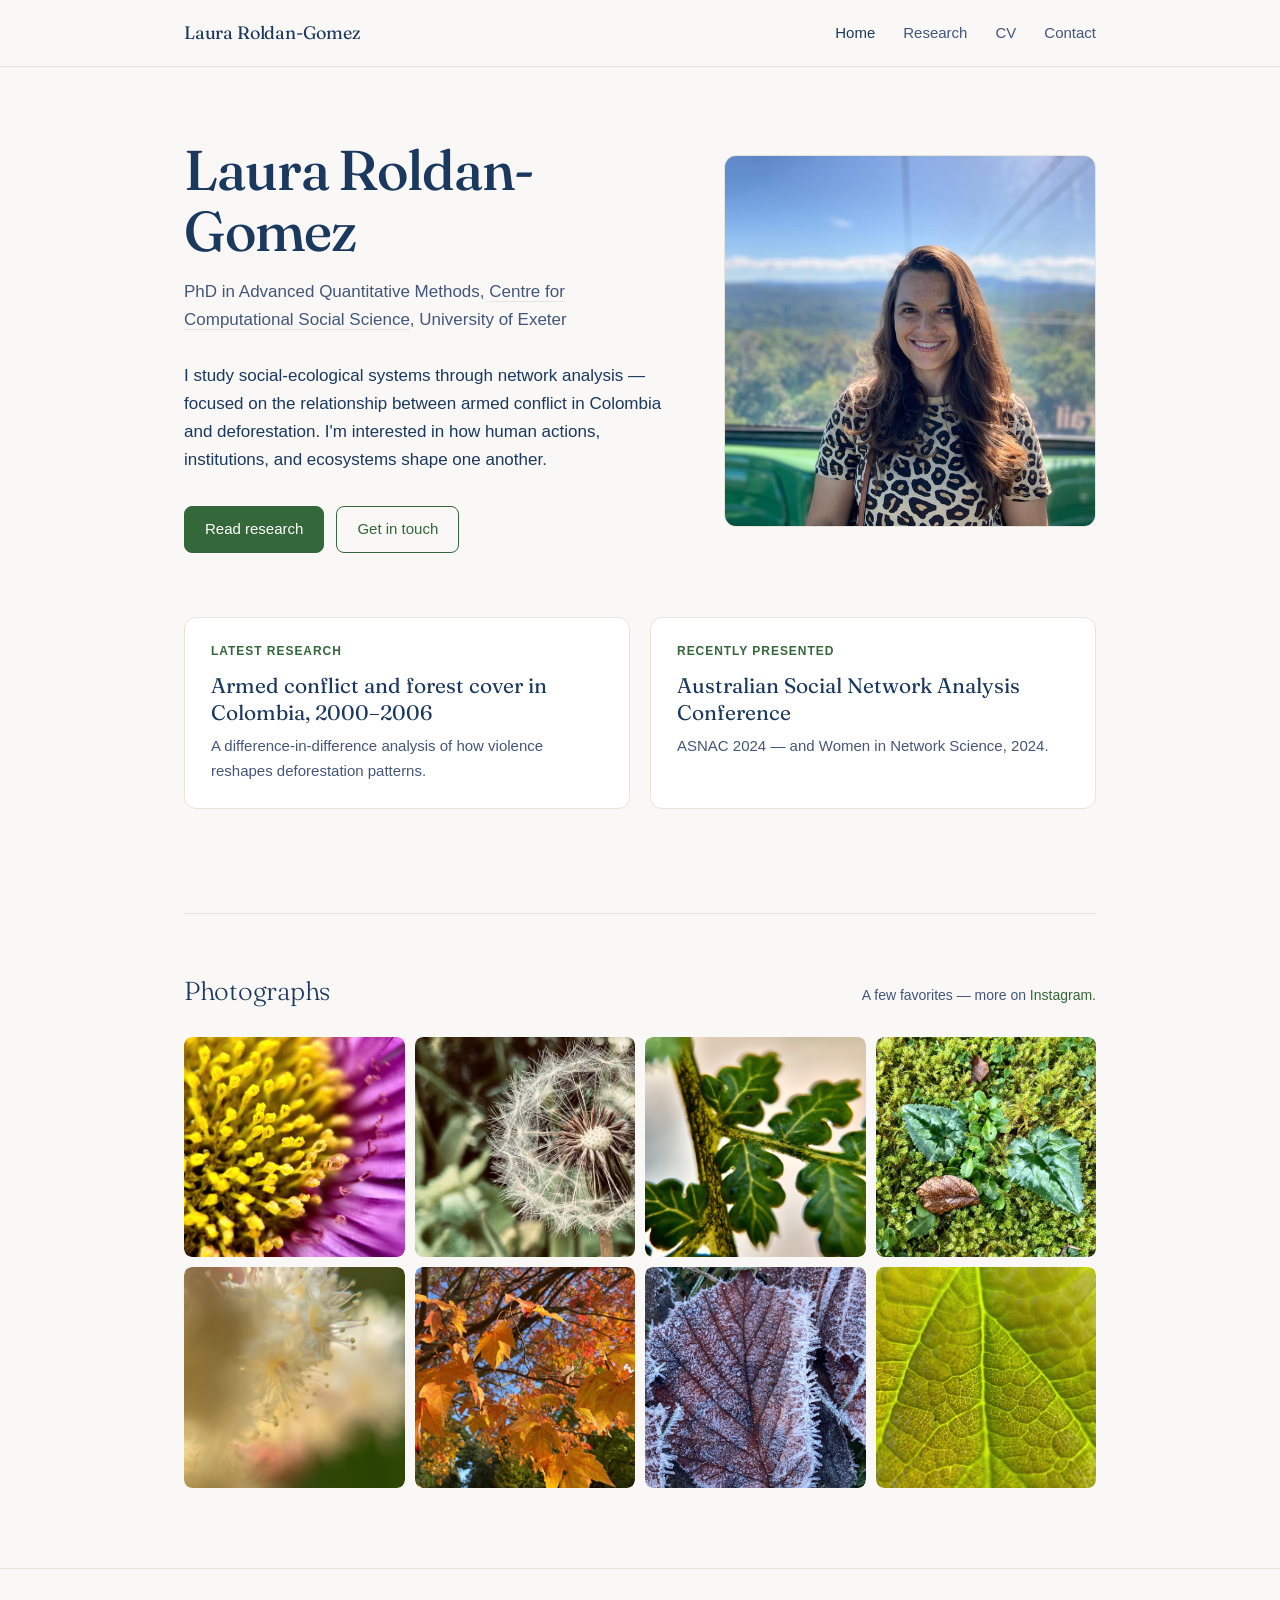
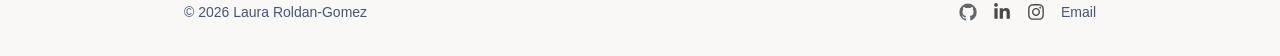
<file: index.html>
<!doctype html>
<html lang="en">
<head>
<meta charset="utf-8">
<meta name="viewport" content="width=device-width, initial-scale=1">
<title>Laura Roldan-Gomez</title>
<meta name="description" content="Laura Roldan-Gomez — PhD in Advanced Quantitative Methods (University of Exeter), studying social-ecological networks, armed conflict, and deforestation.">
<link rel="preconnect" href="https://api.fontshare.com">
<link href="https://api.fontshare.com/v2/css?f[]=general-sans@300,400,500,600&display=swap" rel="stylesheet">
<link rel="preconnect" href="https://fonts.googleapis.com">
<link rel="preconnect" href="https://fonts.gstatic.com" crossorigin>
<link href="https://fonts.googleapis.com/css2?family=Fraunces:opsz,wght@9..144,300;9..144,400;9..144,500;9..144,600&display=swap" rel="stylesheet">
<link rel="stylesheet" href="styles.css">
</head>
<body>

<nav class="nav">
  <div class="nav-inner">
    <a class="nav-brand" href="index.html">Laura Roldan-Gomez</a>
    <ul class="nav-links">
      <li><a href="index.html" class="active">Home</a></li>
      <li><a href="research.html">Research</a></li>
      <li><a href="cv.html">CV</a></li>
      <li><a href="contact.html">Contact</a></li>
    </ul>
  </div>
</nav>

<main class="container">

  <section class="hero">
    <div class="hero-grid">
      <div>
        <h1>Laura Roldan-Gomez</h1>
        <p class="role">PhD in Advanced Quantitative Methods, <a href="https://www.exeter.ac.uk/research/centres/computational-social-science/">Centre for Computational Social Science</a>, University of Exeter</p>
        <p class="lead">I study social-ecological systems through network analysis — focused on the relationship between armed conflict in Colombia and deforestation. I'm interested in how human actions, institutions, and ecosystems shape one another.</p>
        <div class="cta-row">
          <a class="btn btn-primary" href="research.html">Read research</a>
          <a class="btn btn-secondary" href="contact.html">Get in touch</a>
        </div>
      </div>
      <div>
        <img class="hero-photo" src="images/portrait.jpg" alt="Portrait of Laura Roldan-Gomez">
      </div>
    </div>
  </section>

  <section class="cards">
    <div class="card">
      <div class="eyebrow">Latest research</div>
      <h3>Armed conflict and forest cover in Colombia, 2000–2006</h3>
      <p>A difference-in-difference analysis of how violence reshapes deforestation patterns.</p>
    </div>
    <div class="card">
      <div class="eyebrow">Recently presented</div>
      <h3>Australian Social Network Analysis Conference</h3>
      <p>ASNAC 2024 — and Women in Network Science, 2024.</p>
    </div>
  </section>

  <section class="photos">
    <div class="photos-header">
      <h2>Photographs</h2>
      <p class="photos-note">A few favorites — more on <a href="https://www.instagram.com/laroldangomez/?hl=en">Instagram</a>.</p>
    </div>
    <div class="photo-grid">
      <a href="images/photos/equinacea_macro.jpg" target="_blank" rel="noopener"><img src="images/photos/equinacea_macro.jpg" alt="Echinacea macro" loading="lazy"></a>
      <a href="images/photos/diente_de_leon_2.jpg" target="_blank" rel="noopener"><img src="images/photos/diente_de_leon_2.jpg" alt="Dandelion seedhead" loading="lazy"></a>
      <a href="images/photos/helecho_macro.jpg" target="_blank" rel="noopener"><img src="images/photos/helecho_macro.jpg" alt="Fern detail" loading="lazy"></a>
      <a href="images/photos/musgo_mata.jpg" target="_blank" rel="noopener"><img src="images/photos/musgo_mata.jpg" alt="Moss" loading="lazy"></a>
      <a href="images/photos/flor_blanca_macro.jpg" target="_blank" rel="noopener"><img src="images/photos/flor_blanca_macro.jpg" alt="White flower macro" loading="lazy"></a>
      <a href="images/photos/otono.jpg" target="_blank" rel="noopener"><img src="images/photos/otono.jpg" alt="Autumn" loading="lazy"></a>
      <a href="images/photos/frozen_leave.jpg" target="_blank" rel="noopener"><img src="images/photos/frozen_leave.jpg" alt="Frozen leaf" loading="lazy"></a>
      <a href="images/photos/hoja_celulas_macro.jpg" target="_blank" rel="noopener"><img src="images/photos/hoja_celulas_macro.jpg" alt="Leaf cell structure" loading="lazy"></a>
    </div>
  </section>

</main>

<footer class="footer">
  <div class="container footer-inner">
    <div>&copy; 2026 Laura Roldan-Gomez</div>
    <div class="socials">
      <a href="https://github.com/LauraRoldanGomez" aria-label="GitHub"><img src="images/github.png" alt=""></a>
      <a href="https://www.linkedin.com/feed/" aria-label="LinkedIn"><img src="images/linkedin.svg" alt=""></a>
      <a href="https://www.instagram.com/laroldangomez/?hl=en" aria-label="Instagram"><img src="images/instagram.svg" alt=""></a>
      <a href="mailto:l.roldan-gomez2@exeter.ac.uk">Email</a>
    </div>
  </div>
</footer>

</body>
</html>
</file>
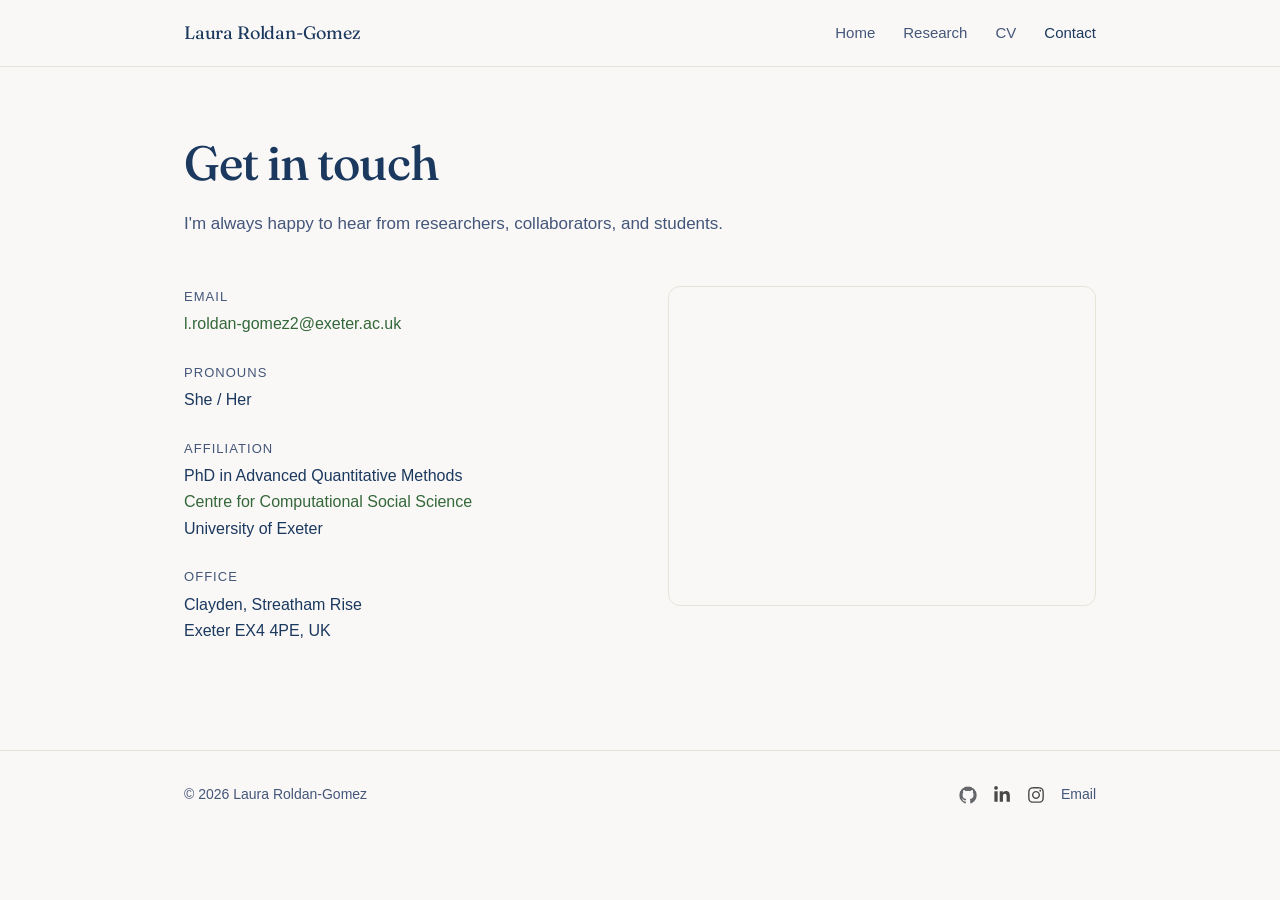
<file: contact.html>
<!doctype html>
<html lang="en">
<head>
<meta charset="utf-8">
<meta name="viewport" content="width=device-width, initial-scale=1">
<title>Contact — Laura Roldan-Gomez</title>
<meta name="description" content="Get in touch with Laura Roldan-Gomez at the University of Exeter.">
<link rel="preconnect" href="https://api.fontshare.com">
<link href="https://api.fontshare.com/v2/css?f[]=general-sans@300,400,500,600&display=swap" rel="stylesheet">
<link rel="preconnect" href="https://fonts.googleapis.com">
<link rel="preconnect" href="https://fonts.gstatic.com" crossorigin>
<link href="https://fonts.googleapis.com/css2?family=Fraunces:opsz,wght@9..144,300;9..144,400;9..144,500;9..144,600&display=swap" rel="stylesheet">
<link rel="stylesheet" href="styles.css">
</head>
<body>

<nav class="nav">
  <div class="nav-inner">
    <a class="nav-brand" href="index.html">Laura Roldan-Gomez</a>
    <ul class="nav-links">
      <li><a href="index.html">Home</a></li>
      <li><a href="research.html">Research</a></li>
      <li><a href="cv.html">CV</a></li>
      <li><a href="contact.html" class="active">Contact</a></li>
    </ul>
  </div>
</nav>

<main class="container">

  <section class="page">
    <h1 class="page-title">Get in touch</h1>
    <p class="page-subtitle">I'm always happy to hear from researchers, collaborators, and students.</p>

    <div class="contact-grid">
      <div class="contact-info">
        <p class="label">Email</p>
        <p><a href="mailto:l.roldan-gomez2@exeter.ac.uk">l.roldan-gomez2@exeter.ac.uk</a></p>

        <p class="label">Pronouns</p>
        <p>She / Her</p>

        <p class="label">Affiliation</p>
        <p>PhD in Advanced Quantitative Methods<br>
        <a href="https://www.exeter.ac.uk/research/centres/computational-social-science/">Centre for Computational Social Science</a><br>
        University of Exeter</p>

        <p class="label">Office</p>
        <p>Clayden, Streatham Rise<br>
        Exeter EX4 4PE, UK</p>
      </div>

      <div>
        <iframe
          src="https://maps.google.com/maps?q=Clayden+Building+Streatham+Rise+Exeter+EX4+4PE&output=embed"
          width="100%" height="320"
          style="border: 1px solid var(--border); border-radius: 12px;"
          allowfullscreen="" loading="lazy"
          title="Map showing the Clayden Building at the University of Exeter">
        </iframe>
      </div>
    </div>
  </section>

</main>

<footer class="footer">
  <div class="container footer-inner">
    <div>&copy; 2026 Laura Roldan-Gomez</div>
    <div class="socials">
      <a href="https://github.com/LauraRoldanGomez" aria-label="GitHub"><img src="images/github.png" alt=""></a>
      <a href="https://www.linkedin.com/feed/" aria-label="LinkedIn"><img src="images/linkedin.svg" alt=""></a>
      <a href="https://www.instagram.com/laroldangomez/?hl=en" aria-label="Instagram"><img src="images/instagram.svg" alt=""></a>
      <a href="mailto:l.roldan-gomez2@exeter.ac.uk">Email</a>
    </div>
  </div>
</footer>

</body>
</html>
</file>
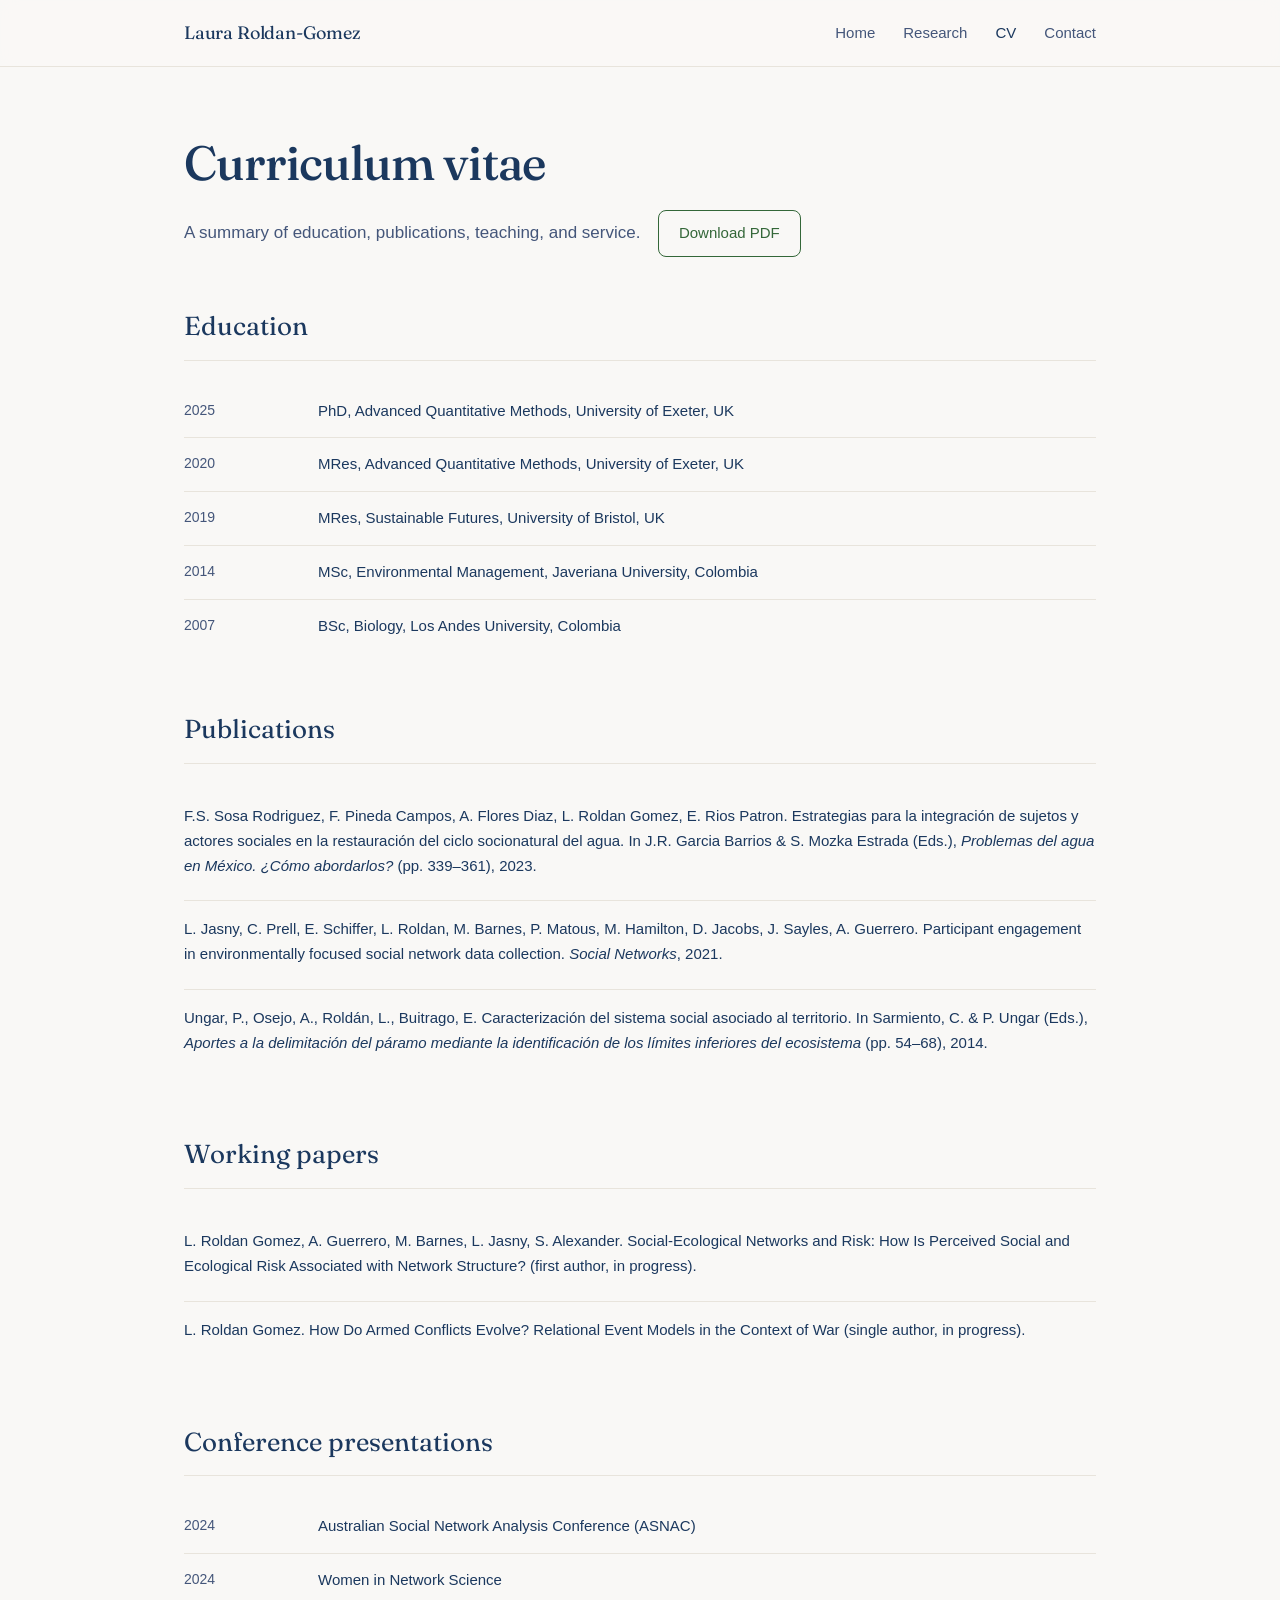
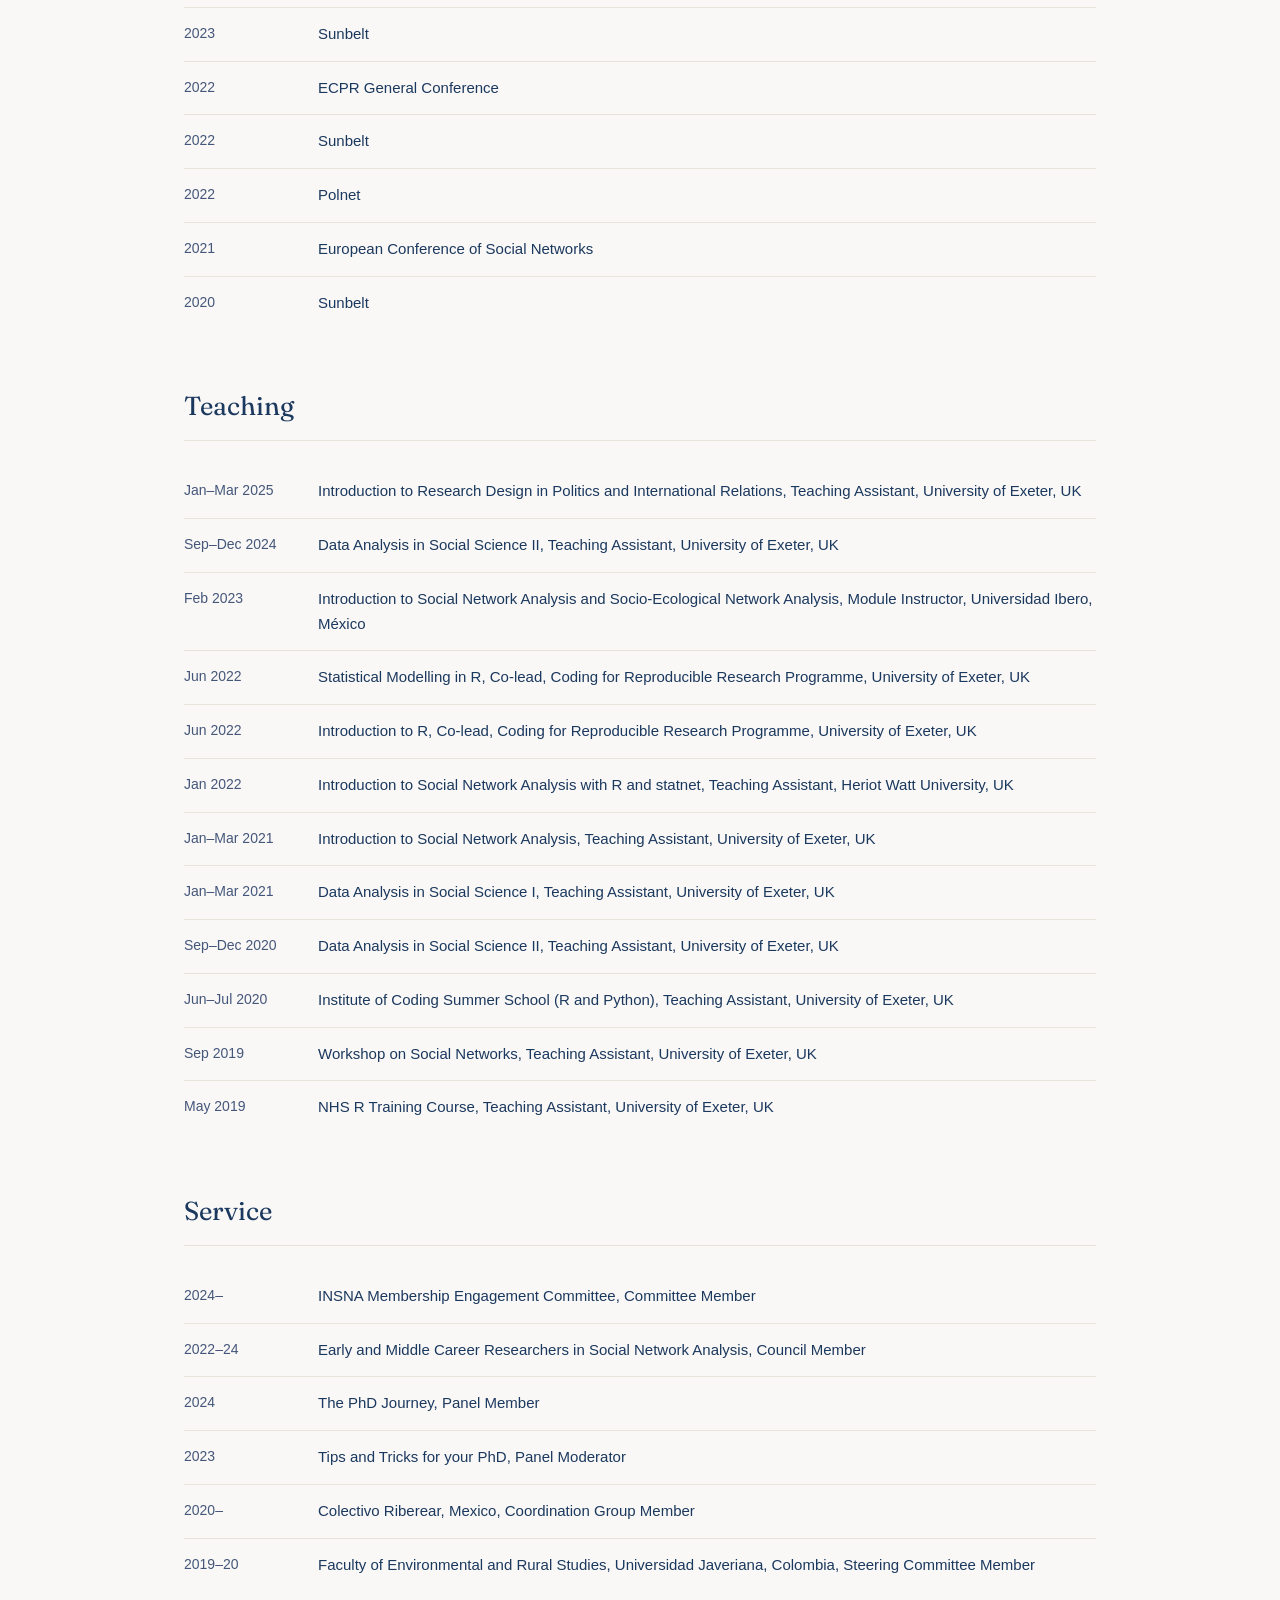
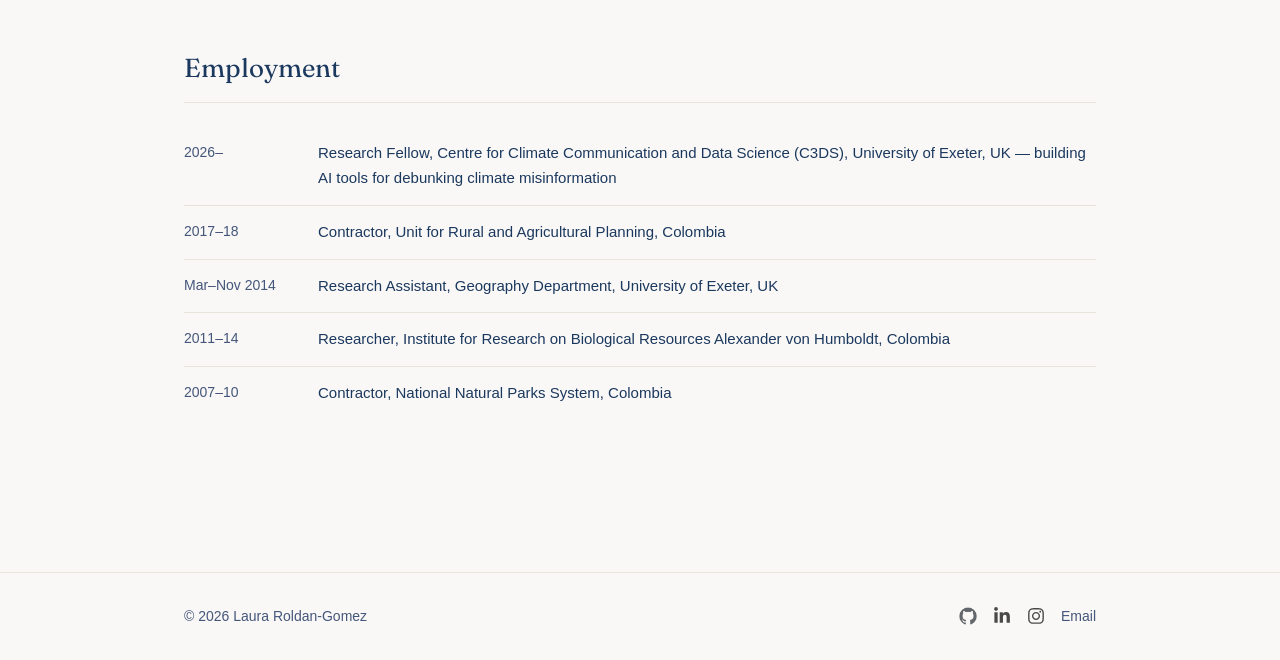
<file: cv.html>
<!doctype html>
<html lang="en">
<head>
<meta charset="utf-8">
<meta name="viewport" content="width=device-width, initial-scale=1">
<title>CV — Laura Roldan-Gomez</title>
<meta name="description" content="Curriculum vitae for Laura Roldan-Gomez — education, publications, conferences, teaching, and employment.">
<link rel="preconnect" href="https://api.fontshare.com">
<link href="https://api.fontshare.com/v2/css?f[]=general-sans@300,400,500,600&display=swap" rel="stylesheet">
<link rel="preconnect" href="https://fonts.googleapis.com">
<link rel="preconnect" href="https://fonts.gstatic.com" crossorigin>
<link href="https://fonts.googleapis.com/css2?family=Fraunces:opsz,wght@9..144,300;9..144,400;9..144,500;9..144,600&display=swap" rel="stylesheet">
<link rel="stylesheet" href="styles.css">
</head>
<body>

<nav class="nav">
  <div class="nav-inner">
    <a class="nav-brand" href="index.html">Laura Roldan-Gomez</a>
    <ul class="nav-links">
      <li><a href="index.html">Home</a></li>
      <li><a href="research.html">Research</a></li>
      <li><a href="cv.html" class="active">CV</a></li>
      <li><a href="contact.html">Contact</a></li>
    </ul>
  </div>
</nav>

<main class="container">

  <section class="page">
    <h1 class="page-title">Curriculum vitae</h1>
    <p class="page-subtitle">
      A summary of education, publications, teaching, and service.
      &nbsp;<a class="btn btn-secondary" href="files/CV_LRG.pdf" style="margin-left: 8px;">Download PDF</a>
    </p>

    <div class="section">
      <h2>Education</h2>
      <ul class="item-list">
        <li><span class="date">2025</span><span>PhD, Advanced Quantitative Methods, University of Exeter, UK</span></li>
        <li><span class="date">2020</span><span>MRes, Advanced Quantitative Methods, University of Exeter, UK</span></li>
        <li><span class="date">2019</span><span>MRes, Sustainable Futures, University of Bristol, UK</span></li>
        <li><span class="date">2014</span><span>MSc, Environmental Management, Javeriana University, Colombia</span></li>
        <li><span class="date">2007</span><span>BSc, Biology, Los Andes University, Colombia</span></li>
      </ul>
    </div>

    <div class="section">
      <h2>Publications</h2>
      <div class="pub">
        <p>F.S. Sosa Rodriguez, F. Pineda Campos, A. Flores Diaz, L. Roldan Gomez, E. Rios Patron. Estrategias para la integración de sujetos y actores sociales en la restauración del ciclo socionatural del agua. In J.R. Garcia Barrios &amp; S. Mozka Estrada (Eds.), <em>Problemas del agua en México. ¿Cómo abordarlos?</em> (pp. 339–361), 2023.</p>
      </div>
      <div class="pub">
        <p>L. Jasny, C. Prell, E. Schiffer, L. Roldan, M. Barnes, P. Matous, M. Hamilton, D. Jacobs, J. Sayles, A. Guerrero. Participant engagement in environmentally focused social network data collection. <em>Social Networks</em>, 2021.</p>
      </div>
      <div class="pub">
        <p>Ungar, P., Osejo, A., Roldán, L., Buitrago, E. Caracterización del sistema social asociado al territorio. In Sarmiento, C. &amp; P. Ungar (Eds.), <em>Aportes a la delimitación del páramo mediante la identificación de los límites inferiores del ecosistema</em> (pp. 54–68), 2014.</p>
      </div>
    </div>

    <div class="section">
      <h2>Working papers</h2>
      <div class="pub">
        <p>L. Roldan Gomez, A. Guerrero, M. Barnes, L. Jasny, S. Alexander. Social-Ecological Networks and Risk: How Is Perceived Social and Ecological Risk Associated with Network Structure? (first author, in progress).</p>
      </div>
      <div class="pub">
        <p>L. Roldan Gomez. How Do Armed Conflicts Evolve? Relational Event Models in the Context of War (single author, in progress).</p>
      </div>
    </div>

    <div class="section">
      <h2>Conference presentations</h2>
      <ul class="item-list">
        <li><span class="date">2024</span><span>Australian Social Network Analysis Conference (ASNAC)</span></li>
        <li><span class="date">2024</span><span>Women in Network Science</span></li>
        <li><span class="date">2023</span><span>Sunbelt</span></li>
        <li><span class="date">2022</span><span>ECPR General Conference</span></li>
        <li><span class="date">2022</span><span>Sunbelt</span></li>
        <li><span class="date">2022</span><span>Polnet</span></li>
        <li><span class="date">2021</span><span>European Conference of Social Networks</span></li>
        <li><span class="date">2020</span><span>Sunbelt</span></li>
      </ul>
    </div>

    <div class="section">
      <h2>Teaching</h2>
      <ul class="item-list">
        <li><span class="date">Jan–Mar 2025</span><span>Introduction to Research Design in Politics and International Relations, Teaching Assistant, University of Exeter, UK</span></li>
        <li><span class="date">Sep–Dec 2024</span><span>Data Analysis in Social Science II, Teaching Assistant, University of Exeter, UK</span></li>
        <li><span class="date">Feb 2023</span><span>Introduction to Social Network Analysis and Socio-Ecological Network Analysis, Module Instructor, Universidad Ibero, México</span></li>
        <li><span class="date">Jun 2022</span><span>Statistical Modelling in R, Co-lead, Coding for Reproducible Research Programme, University of Exeter, UK</span></li>
        <li><span class="date">Jun 2022</span><span>Introduction to R, Co-lead, Coding for Reproducible Research Programme, University of Exeter, UK</span></li>
        <li><span class="date">Jan 2022</span><span>Introduction to Social Network Analysis with R and statnet, Teaching Assistant, Heriot Watt University, UK</span></li>
        <li><span class="date">Jan–Mar 2021</span><span>Introduction to Social Network Analysis, Teaching Assistant, University of Exeter, UK</span></li>
        <li><span class="date">Jan–Mar 2021</span><span>Data Analysis in Social Science I, Teaching Assistant, University of Exeter, UK</span></li>
        <li><span class="date">Sep–Dec 2020</span><span>Data Analysis in Social Science II, Teaching Assistant, University of Exeter, UK</span></li>
        <li><span class="date">Jun–Jul 2020</span><span>Institute of Coding Summer School (R and Python), Teaching Assistant, University of Exeter, UK</span></li>
        <li><span class="date">Sep 2019</span><span>Workshop on Social Networks, Teaching Assistant, University of Exeter, UK</span></li>
        <li><span class="date">May 2019</span><span>NHS R Training Course, Teaching Assistant, University of Exeter, UK</span></li>
      </ul>
    </div>

    <div class="section">
      <h2>Service</h2>
      <ul class="item-list">
        <li><span class="date">2024–</span><span>INSNA Membership Engagement Committee, Committee Member</span></li>
        <li><span class="date">2022–24</span><span>Early and Middle Career Researchers in Social Network Analysis, Council Member</span></li>
        <li><span class="date">2024</span><span>The PhD Journey, Panel Member</span></li>
        <li><span class="date">2023</span><span>Tips and Tricks for your PhD, Panel Moderator</span></li>
        <li><span class="date">2020–</span><span>Colectivo Riberear, Mexico, Coordination Group Member</span></li>
        <li><span class="date">2019–20</span><span>Faculty of Environmental and Rural Studies, Universidad Javeriana, Colombia, Steering Committee Member</span></li>
      </ul>
    </div>

    <div class="section">
      <h2>Employment</h2>
      <ul class="item-list">
        <li><span class="date">2026–</span><span>Research Fellow, Centre for Climate Communication and Data Science (C3DS), University of Exeter, UK — building AI tools for debunking climate misinformation</span></li>
        <li><span class="date">2017–18</span><span>Contractor, Unit for Rural and Agricultural Planning, Colombia</span></li>
        <li><span class="date">Mar–Nov 2014</span><span>Research Assistant, Geography Department, University of Exeter, UK</span></li>
        <li><span class="date">2011–14</span><span>Researcher, Institute for Research on Biological Resources Alexander von Humboldt, Colombia</span></li>
        <li><span class="date">2007–10</span><span>Contractor, National Natural Parks System, Colombia</span></li>
      </ul>
    </div>

  </section>

</main>

<footer class="footer">
  <div class="container footer-inner">
    <div>&copy; 2026 Laura Roldan-Gomez</div>
    <div class="socials">
      <a href="https://github.com/LauraRoldanGomez" aria-label="GitHub"><img src="images/github.png" alt=""></a>
      <a href="https://www.linkedin.com/feed/" aria-label="LinkedIn"><img src="images/linkedin.svg" alt=""></a>
      <a href="https://www.instagram.com/laroldangomez/?hl=en" aria-label="Instagram"><img src="images/instagram.svg" alt=""></a>
      <a href="mailto:l.roldan-gomez2@exeter.ac.uk">Email</a>
    </div>
  </div>
</footer>

</body>
</html>
</file>
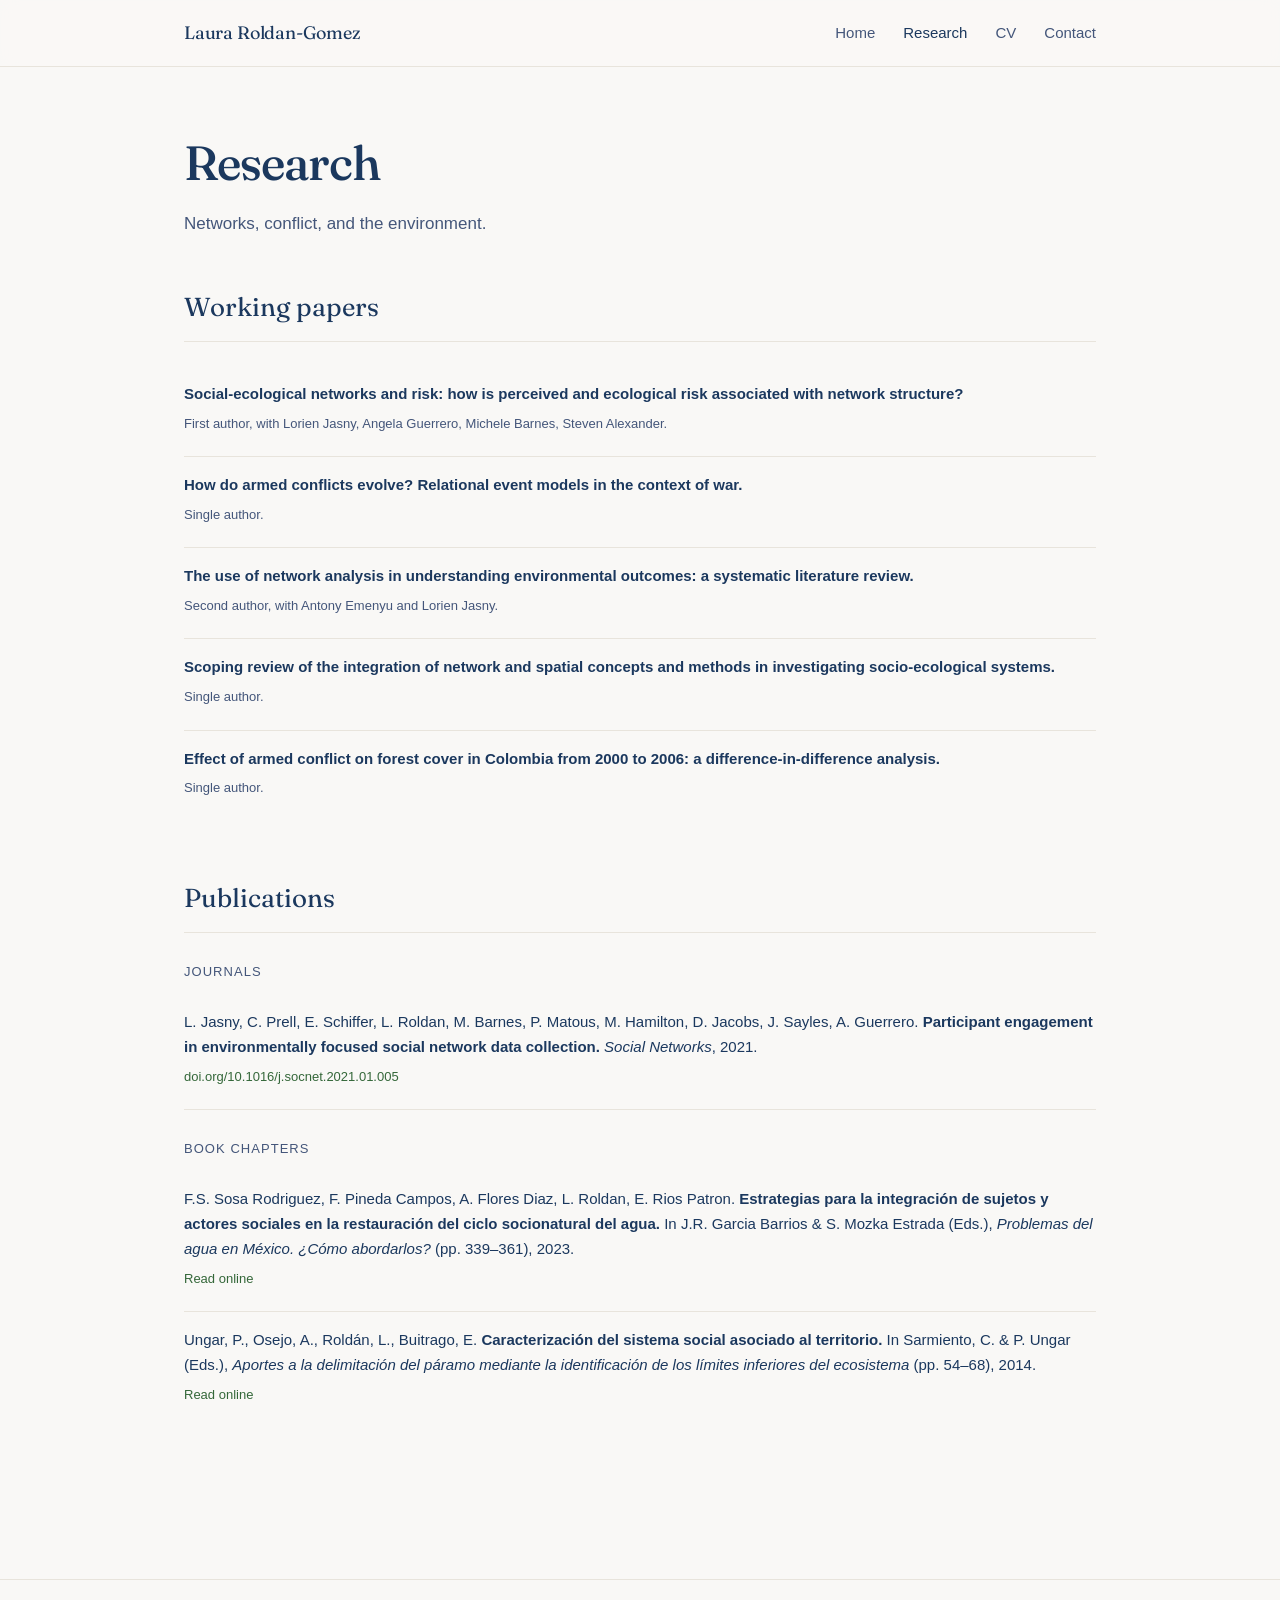
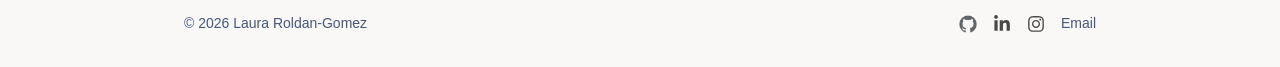
<file: research.html>
<!doctype html>
<html lang="en">
<head>
<meta charset="utf-8">
<meta name="viewport" content="width=device-width, initial-scale=1">
<title>Research — Laura Roldan-Gomez</title>
<meta name="description" content="Working papers and publications by Laura Roldan-Gomez.">
<link rel="preconnect" href="https://api.fontshare.com">
<link href="https://api.fontshare.com/v2/css?f[]=general-sans@300,400,500,600&display=swap" rel="stylesheet">
<link rel="preconnect" href="https://fonts.googleapis.com">
<link rel="preconnect" href="https://fonts.gstatic.com" crossorigin>
<link href="https://fonts.googleapis.com/css2?family=Fraunces:opsz,wght@9..144,300;9..144,400;9..144,500;9..144,600&display=swap" rel="stylesheet">
<link rel="stylesheet" href="styles.css">
</head>
<body>

<nav class="nav">
  <div class="nav-inner">
    <a class="nav-brand" href="index.html">Laura Roldan-Gomez</a>
    <ul class="nav-links">
      <li><a href="index.html">Home</a></li>
      <li><a href="research.html" class="active">Research</a></li>
      <li><a href="cv.html">CV</a></li>
      <li><a href="contact.html">Contact</a></li>
    </ul>
  </div>
</nav>

<main class="container">

  <section class="page">
    <h1 class="page-title">Research</h1>
    <p class="page-subtitle">Networks, conflict, and the environment.</p>

    <div class="section">
      <h2>Working papers</h2>
      <div class="pub">
        <p><strong>Social-ecological networks and risk: how is perceived and ecological risk associated with network structure?</strong></p>
        <p class="pub-meta">First author, with Lorien Jasny, Angela Guerrero, Michele Barnes, Steven Alexander.</p>
      </div>
      <div class="pub">
        <p><strong>How do armed conflicts evolve? Relational event models in the context of war.</strong></p>
        <p class="pub-meta">Single author.</p>
      </div>
      <div class="pub">
        <p><strong>The use of network analysis in understanding environmental outcomes: a systematic literature review.</strong></p>
        <p class="pub-meta">Second author, with Antony Emenyu and Lorien Jasny.</p>
      </div>
      <div class="pub">
        <p><strong>Scoping review of the integration of network and spatial concepts and methods in investigating socio-ecological systems.</strong></p>
        <p class="pub-meta">Single author.</p>
      </div>
      <div class="pub">
        <p><strong>Effect of armed conflict on forest cover in Colombia from 2000 to 2006: a difference-in-difference analysis.</strong></p>
        <p class="pub-meta">Single author.</p>
      </div>
    </div>

    <div class="section">
      <h2>Publications</h2>

      <h3>Journals</h3>
      <div class="pub">
        <p>L. Jasny, C. Prell, E. Schiffer, L. Roldan, M. Barnes, P. Matous, M. Hamilton, D. Jacobs, J. Sayles, A. Guerrero. <strong>Participant engagement in environmentally focused social network data collection.</strong> <em>Social Networks</em>, 2021.</p>
        <p class="pub-meta"><a href="https://doi.org/10.1016/j.socnet.2021.01.005">doi.org/10.1016/j.socnet.2021.01.005</a></p>
      </div>

      <h3>Book chapters</h3>
      <div class="pub">
        <p>F.S. Sosa Rodriguez, F. Pineda Campos, A. Flores Diaz, L. Roldan, E. Rios Patron. <strong>Estrategias para la integración de sujetos y actores sociales en la restauración del ciclo socionatural del agua.</strong> In J.R. Garcia Barrios &amp; S. Mozka Estrada (Eds.), <em>Problemas del agua en México. ¿Cómo abordarlos?</em> (pp. 339–361), 2023.</p>
        <p class="pub-meta"><a href="https://secihti.mx/wp-content/uploads/publicaciones_conacyt/libros/Problemas_del_agua.pdf">Read online</a></p>
      </div>
      <div class="pub">
        <p>Ungar, P., Osejo, A., Roldán, L., Buitrago, E. <strong>Caracterización del sistema social asociado al territorio.</strong> In Sarmiento, C. &amp; P. Ungar (Eds.), <em>Aportes a la delimitación del páramo mediante la identificación de los límites inferiores del ecosistema</em> (pp. 54–68), 2014.</p>
        <p class="pub-meta"><a href="http://repository.humboldt.org.co/handle/20.500.11761/32539">Read online</a></p>
      </div>
    </div>

  </section>

</main>

<footer class="footer">
  <div class="container footer-inner">
    <div>&copy; 2026 Laura Roldan-Gomez</div>
    <div class="socials">
      <a href="https://github.com/LauraRoldanGomez" aria-label="GitHub"><img src="images/github.png" alt=""></a>
      <a href="https://www.linkedin.com/feed/" aria-label="LinkedIn"><img src="images/linkedin.svg" alt=""></a>
      <a href="https://www.instagram.com/laroldangomez/?hl=en" aria-label="Instagram"><img src="images/instagram.svg" alt=""></a>
      <a href="mailto:l.roldan-gomez2@exeter.ac.uk">Email</a>
    </div>
  </div>
</footer>

</body>
</html>
</file>
<file: styles.css>
:root {
  --bg: #f9f8f6;
  --surface: #ffffff;
  --text: #1b385e;
  --muted: #44567a;
  --border: #e8e4dc;
  --accent: #346739;
  --accent-deep: #234626;
  --accent-soft: #e3ece1;
  --highlight: #ffb8cf;
  --radius: 12px;
  --max-width: 960px;
  --font-sans: "General Sans", -apple-system, BlinkMacSystemFont, "Segoe UI", Roboto, "Helvetica Neue", Arial, sans-serif;
  --font-serif: "Fraunces", Georgia, "Times New Roman", serif;
}

* { box-sizing: border-box; }

html { scroll-behavior: smooth; }

body {
  margin: 0;
  font-family: var(--font-sans);
  font-size: 17px;
  font-weight: 400;
  line-height: 1.65;
  color: var(--text);
  background: var(--bg);
  -webkit-font-smoothing: antialiased;
}

strong, b { font-weight: 600; }

a {
  color: var(--accent);
  text-decoration: none;
  border-bottom: 1px solid transparent;
  transition: border-color 0.15s ease;
}

a:hover { border-bottom-color: var(--accent); }

.container {
  max-width: var(--max-width);
  margin: 0 auto;
  padding: 0 24px;
}

/* Navbar */
.nav {
  border-bottom: 1px solid var(--border);
  background: rgba(249, 248, 246, 0.85);
  backdrop-filter: saturate(180%) blur(8px);
  position: sticky;
  top: 0;
  z-index: 10;
}

.nav-inner {
  display: flex;
  align-items: center;
  justify-content: space-between;
  padding: 18px 24px;
  max-width: var(--max-width);
  margin: 0 auto;
}

.nav-brand {
  font-family: var(--font-serif);
  font-weight: 400;
  font-size: 18px;
  color: var(--text);
  border: none;
  letter-spacing: -0.01em;
}

.nav-links {
  display: flex;
  gap: 28px;
  list-style: none;
  margin: 0;
  padding: 0;
}

.nav-links a {
  color: var(--muted);
  font-size: 15px;
  border: none;
  transition: color 0.15s ease;
}

.nav-links a:hover { color: var(--text); border: none; }
.nav-links a.active { color: var(--text); font-weight: 500; }

/* Hero */
.hero {
  padding: 72px 0 56px;
}

.hero-grid {
  display: grid;
  grid-template-columns: 1.3fr 1fr;
  gap: 56px;
  align-items: center;
}

.hero h1 {
  font-family: var(--font-serif);
  font-size: clamp(40px, 5.5vw, 56px);
  font-weight: 500;
  line-height: 1.1;
  margin: 0 0 16px;
  letter-spacing: -0.02em;
}

.hero .role {
  font-size: 17px;
  color: var(--muted);
  margin: 0 0 28px;
}

.hero .role a { color: var(--muted); border-bottom: 1px solid var(--border); }
.hero .role a:hover { color: var(--accent); border-bottom-color: var(--accent); }

.hero p.lead {
  font-size: 17px;
  color: var(--text);
  margin: 0 0 32px;
  max-width: 52ch;
}

.hero-photo {
  width: 100%;
  aspect-ratio: 1 / 1;
  object-fit: cover;
  border-radius: var(--radius);
  border: 1px solid var(--border);
}

.cta-row {
  display: flex;
  gap: 12px;
  flex-wrap: wrap;
}

.btn {
  display: inline-block;
  padding: 10px 20px;
  border-radius: 8px;
  font-size: 15px;
  font-weight: 500;
  border: 1px solid var(--accent);
  cursor: pointer;
  transition: all 0.15s ease;
}

.btn-primary {
  background: var(--accent);
  color: white;
}

.btn-primary:hover {
  background: var(--accent-deep);
  border-color: var(--accent-deep);
  border-bottom: 1px solid var(--accent-deep);
}

.btn-secondary {
  background: transparent;
  color: var(--accent);
}

.btn-secondary:hover {
  background: var(--accent-soft);
  border-bottom: 1px solid var(--accent);
}

/* Cards section */
.cards {
  display: grid;
  grid-template-columns: repeat(2, 1fr);
  gap: 20px;
  padding: 8px 0 80px;
}

.card {
  background: var(--surface);
  border: 1px solid var(--border);
  border-radius: var(--radius);
  padding: 24px 26px;
  transition: border-color 0.15s ease, transform 0.15s ease;
}

.card:hover {
  border-color: var(--accent);
}

.card .eyebrow {
  font-size: 12px;
  font-weight: 600;
  color: var(--accent);
  letter-spacing: 0.08em;
  text-transform: uppercase;
  margin-bottom: 10px;
}

.card h3 {
  font-family: var(--font-serif);
  font-size: 21px;
  font-weight: 400;
  margin: 0 0 8px;
  line-height: 1.3;
}

.card p {
  color: var(--muted);
  font-size: 15px;
  margin: 0;
}

/* Generic page */
.page {
  padding: 56px 0 96px;
}

.page-title {
  font-family: var(--font-serif);
  font-size: clamp(36px, 4.5vw, 48px);
  font-weight: 500;
  letter-spacing: -0.02em;
  margin: 0 0 8px;
}

.page-subtitle {
  color: var(--muted);
  margin: 0 0 48px;
  font-size: 17px;
}

.section {
  margin-bottom: 56px;
}

.section h2 {
  font-family: var(--font-serif);
  font-size: 26px;
  font-weight: 400;
  margin: 0 0 24px;
  padding-bottom: 12px;
  border-bottom: 1px solid var(--border);
}

.section h3 {
  font-family: var(--font-sans);
  font-size: 13px;
  font-weight: 500;
  margin: 28px 0 12px;
  color: var(--muted);
  text-transform: uppercase;
  letter-spacing: 0.08em;
}

.item-list {
  list-style: none;
  margin: 0;
  padding: 0;
}

.item-list li {
  padding: 14px 0;
  border-bottom: 1px solid var(--border);
  display: grid;
  grid-template-columns: 110px 1fr;
  gap: 24px;
  font-size: 15px;
}

.item-list li:last-child { border-bottom: none; }

.item-list .date {
  color: var(--muted);
  font-variant-numeric: tabular-nums;
  font-size: 14px;
}

.pub {
  padding: 16px 0;
  border-bottom: 1px solid var(--border);
}

.pub:last-child { border-bottom: none; }

.pub p {
  margin: 0 0 6px;
  font-size: 15px;
}

.pub .pub-meta {
  font-size: 13px;
  color: var(--muted);
}

/* Contact page */
.contact-grid {
  display: grid;
  grid-template-columns: 1fr 1fr;
  gap: 56px;
  align-items: start;
}

.contact-info p {
  margin: 0 0 10px;
  font-size: 16px;
}

.contact-info .label {
  font-size: 13px;
  color: var(--muted);
  text-transform: uppercase;
  letter-spacing: 0.08em;
  margin-top: 24px;
  margin-bottom: 4px;
}

.contact-info .label:first-child { margin-top: 0; }

/* Photography accent grid */
.photos {
  padding: 56px 0 80px;
  border-top: 1px solid var(--border);
  margin-top: 24px;
}

.photos-header {
  display: flex;
  justify-content: space-between;
  align-items: baseline;
  margin-bottom: 24px;
  gap: 16px;
  flex-wrap: wrap;
}

.photos h2 {
  font-family: var(--font-serif);
  font-weight: 300;
  font-size: 26px;
  margin: 0;
  letter-spacing: -0.01em;
}

.photos .photos-note {
  color: var(--muted);
  font-size: 14px;
  margin: 0;
}

.photo-grid {
  display: grid;
  grid-template-columns: repeat(4, 1fr);
  gap: 10px;
}

.photo-grid img {
  width: 100%;
  aspect-ratio: 1 / 1;
  object-fit: cover;
  border-radius: 8px;
  display: block;
  transition: transform 0.3s ease, filter 0.3s ease;
  filter: saturate(0.95);
}

.photo-grid a {
  display: block;
  overflow: hidden;
  border-radius: 8px;
  border: none;
}

.photo-grid a:hover img {
  transform: scale(1.04);
  filter: saturate(1.1);
}

@media (max-width: 720px) {
  .photo-grid { grid-template-columns: repeat(2, 1fr); }
}

/* Footer */
.footer {
  border-top: 1px solid var(--border);
  padding: 32px 0;
  color: var(--muted);
  font-size: 14px;
}

.footer-inner {
  display: flex;
  justify-content: space-between;
  align-items: center;
  flex-wrap: wrap;
  gap: 16px;
}

.socials {
  display: flex;
  gap: 16px;
  align-items: center;
}

.socials a {
  color: var(--muted);
  border: none;
  display: inline-flex;
  align-items: center;
}

.socials a:hover { color: var(--accent); border: none; }

.socials img {
  width: 18px;
  height: 18px;
  opacity: 0.7;
  transition: opacity 0.15s ease;
}

.socials a:hover img { opacity: 1; }

/* Responsive */
@media (max-width: 720px) {
  .hero { padding: 48px 0 40px; }
  .hero-grid {
    grid-template-columns: 1fr;
    gap: 32px;
  }
  .hero-photo { max-width: 260px; }
  .cards { grid-template-columns: 1fr; }
  .contact-grid { grid-template-columns: 1fr; gap: 32px; }
  .item-list li {
    grid-template-columns: 1fr;
    gap: 4px;
  }
  .nav-links { gap: 18px; }
}
</file>
